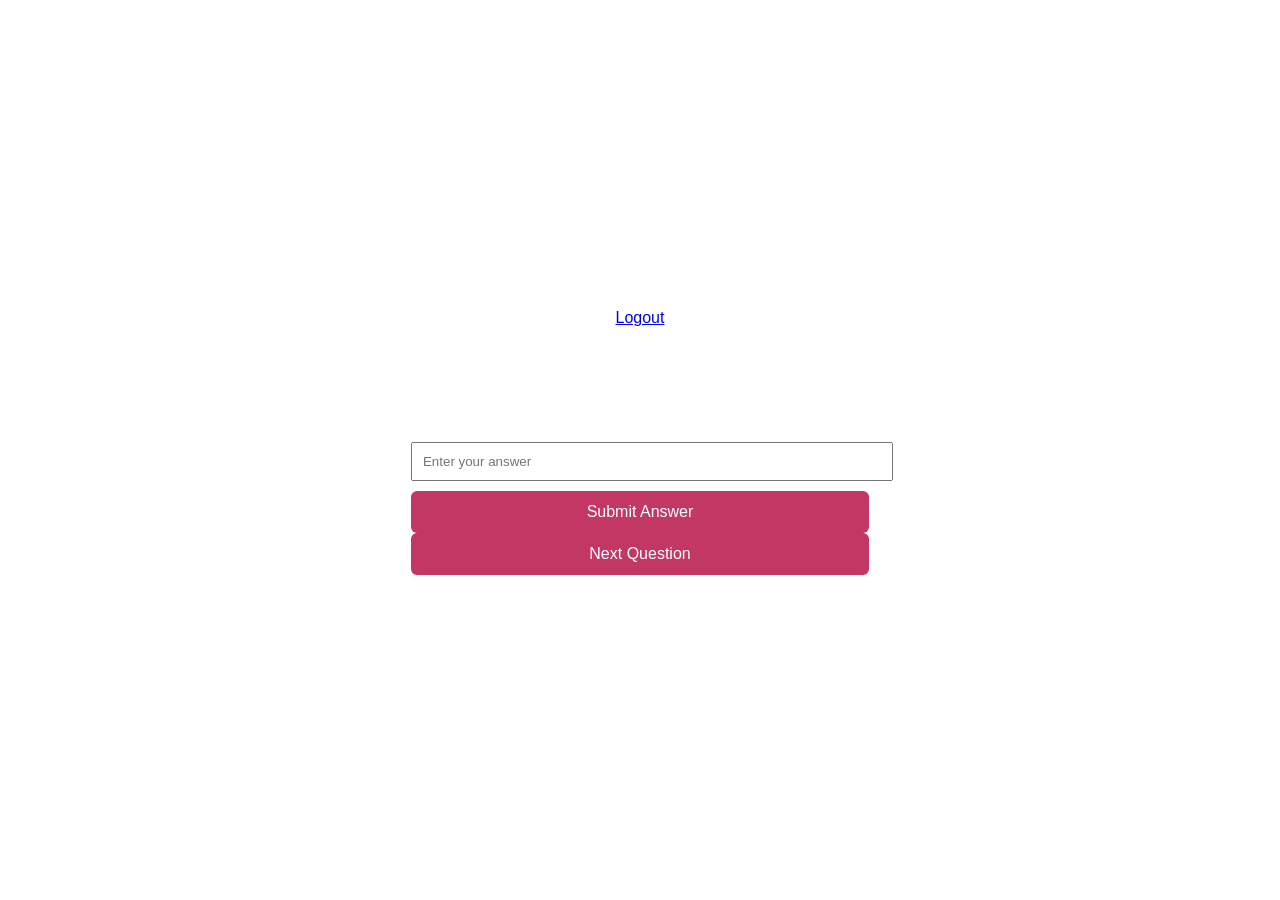
<file: game.html>
<!DOCTYPE html>
<html>
<head>
    <title>Math Game</title>
    <link rel="stylesheet" href="style.css">
</head>
<body>
<div class="container">
    <a href="logout.php" class="logout">Logout</a>
    <h2 id="game-title">Math Game</h2>

    <div id="status">
        Character: <span id="character-name"></span> | Level: <span id="level">1</span> | Marks: <span id="score">0</span> | Time left: <span id="timer">10</span>s
    </div>

    <div id="question">Loading question...</div>

    <input type="number" id="answer" placeholder="Enter your answer">
    <button id="submit">Submit Answer</button>
    <button id="next">Next Question</button>

    <p id="result"></p>
</div>

<script src="game.js"></script>
</body>
</html>
</file>
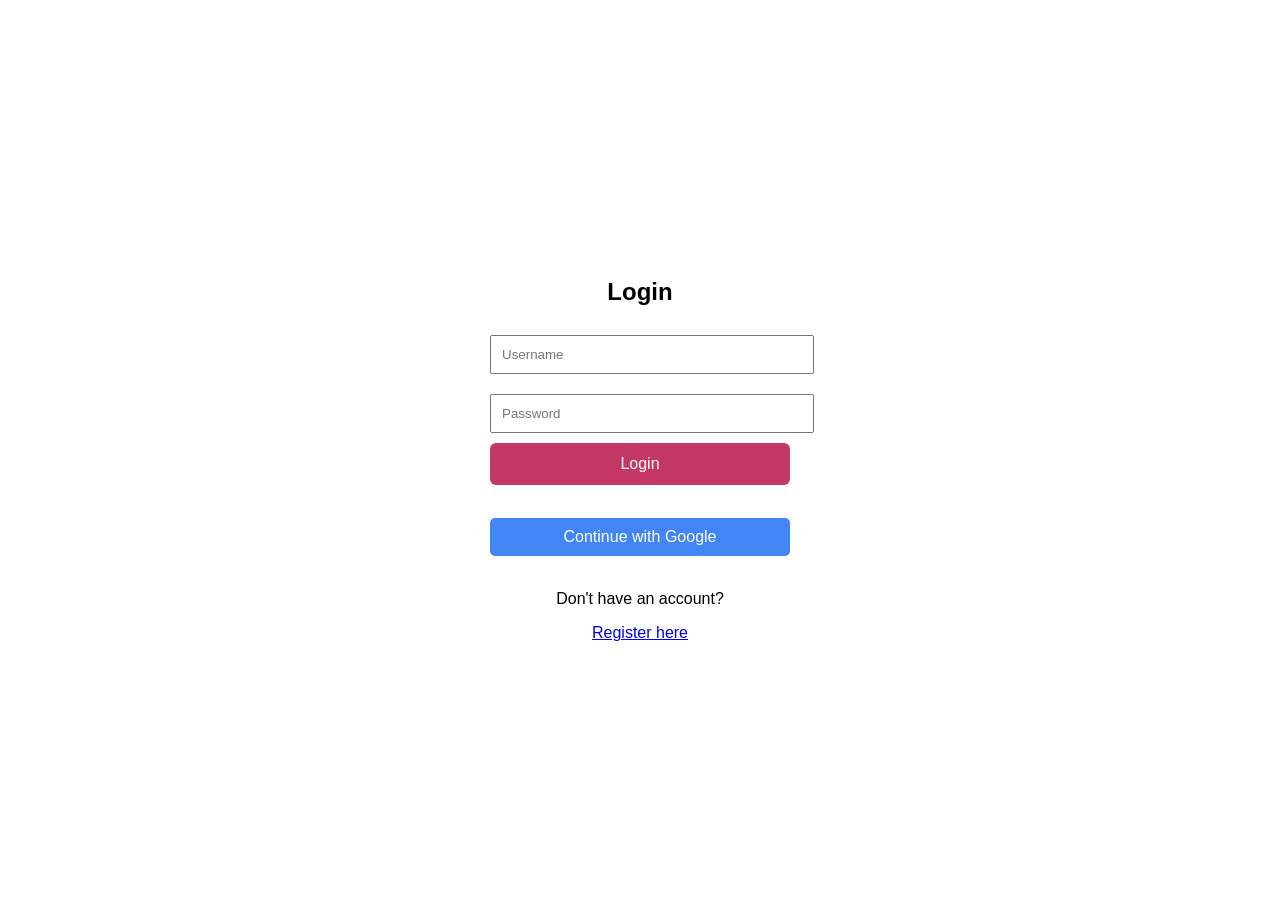
<file: login.html>
<!DOCTYPE html>
<html>
<head>
<title>Login</title>
<link rel="stylesheet" href="style.css">
<script src="script.js"></script>
</head>

<body>

<div class="form-container">

<h2>Login</h2>

<form action="login.php" method="POST">

<input type="text" name="username" placeholder="Username" required>

<input type="password" name="password" placeholder="Password" required>

<button type="submit">Login</button>

</form>
<br>

<div class="google-btn">
<a href="https://accounts.google.com/signin" target="_blank">
Continue with Google
</a>
</div>
<br>

<p>Don't have an account?</p>

<a href="register.html">Register here</a>

</div>

</body>
</html>
</file>
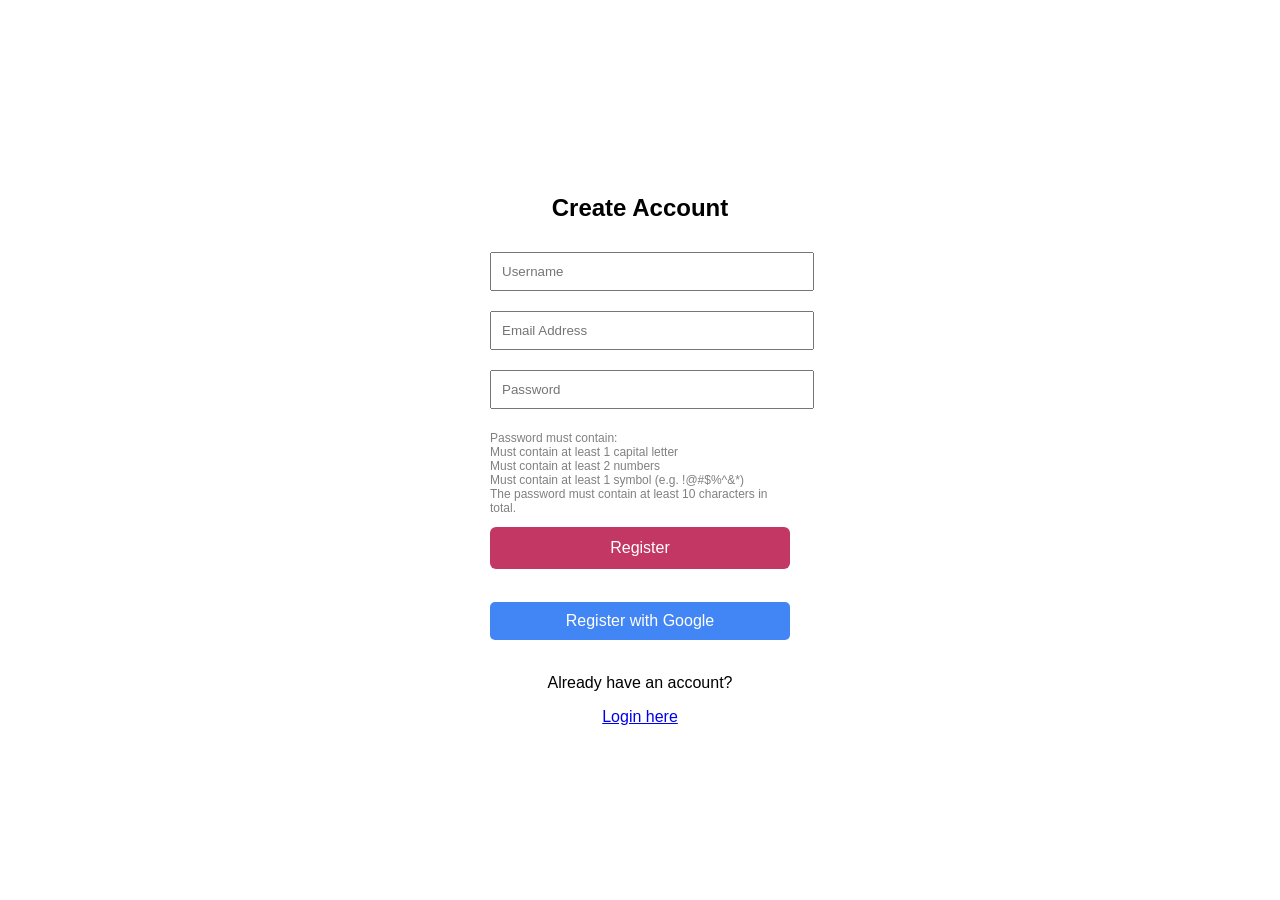
<file: register.html>
<!DOCTYPE html>
<html>
<head>
<title>Register</title>
<link rel="stylesheet" href="style.css">
<script src="script.js"></script>
</head>

<body>

<div class="form-container">

<h2>Create Account</h2>

<form action="register.php" method="POST" onsubmit="return validatePassword()">

<input type="text" name="username" placeholder="Username" required>

<input type="email" name="email" placeholder="Email Address" required>

<input type="password" id="password" name="password" placeholder="Password" required>

<p class="password-rules">
Password must contain:
<br>
Must contain at least 1 capital letter
<br>
Must contain at least 2 numbers
<br>
Must contain at least 1 symbol (e.g. !@#$%^&*)
<br>
The password must contain at least 10 characters in total.
</p>

<button type="submit">Register</button>

</form>
<br>
<div class="google-btn">
<a href="https://accounts.google.com/signin" target="_blank">
Register with Google
</a>
</div>

<br>

<p>Already have an account?</p>

<a href="login.html">Login here</a>

</div>

</body>
</html>
</file>
<file: style.css>
body{
font-family: Arial;
background: linear-gradient(135deg,#ffff,#ffff);
display:flex;
justify-content:center;
align-items:center;
height:100vh;
margin:0;
color:white;
}

.container{
text-align:center;
}

.main-btn{
display:block;
margin:20px;
padding:15px;
background:white;
color:white;
text-decoration:none;
font-weight:bold;
border-radius:8px;
width:200px;
margin-left:auto;
margin-right:auto;
}

.form-container{
background:white;
color:black;
padding:40px;
border-radius:10px;
width:300px;
text-align:center;
}

input{
width:100%;
padding:10px;
margin:10px 0;
}

button{
width:100%;
padding:12px;
background:#c33764;
color:white;
border:none;
border-radius:6px;
font-size:16px;
}

.google-btn{
margin-top:15px;
}

.google-btn a{
display:block;
background:#4285F4;
color:white;
padding:10px;
text-decoration:none;
border-radius:5px;
}

.password-rules{
font-size:12px;
color:gray;
text-align:left;
}

.character-container{
text-align:center;
padding:40px;
}

.characters{
display:flex;
justify-content:center;
gap:40px;
margin-top:40px;
}

.character{
background:white;
color:black;
padding:20px;
border-radius:10px;
width:180px;
box-shadow:0 4px 10px rgba(0,0,0,0.2);
}

.character img{
width:120px;
}

.character a{
display:block;
margin-top:10px;
padding:10px;
background:#c33764;
color:white;
text-decoration:none;
border-radius:5px;
}

.character:hover{
transform:scale(1.05);
transition:0.3s;
}
</file>
